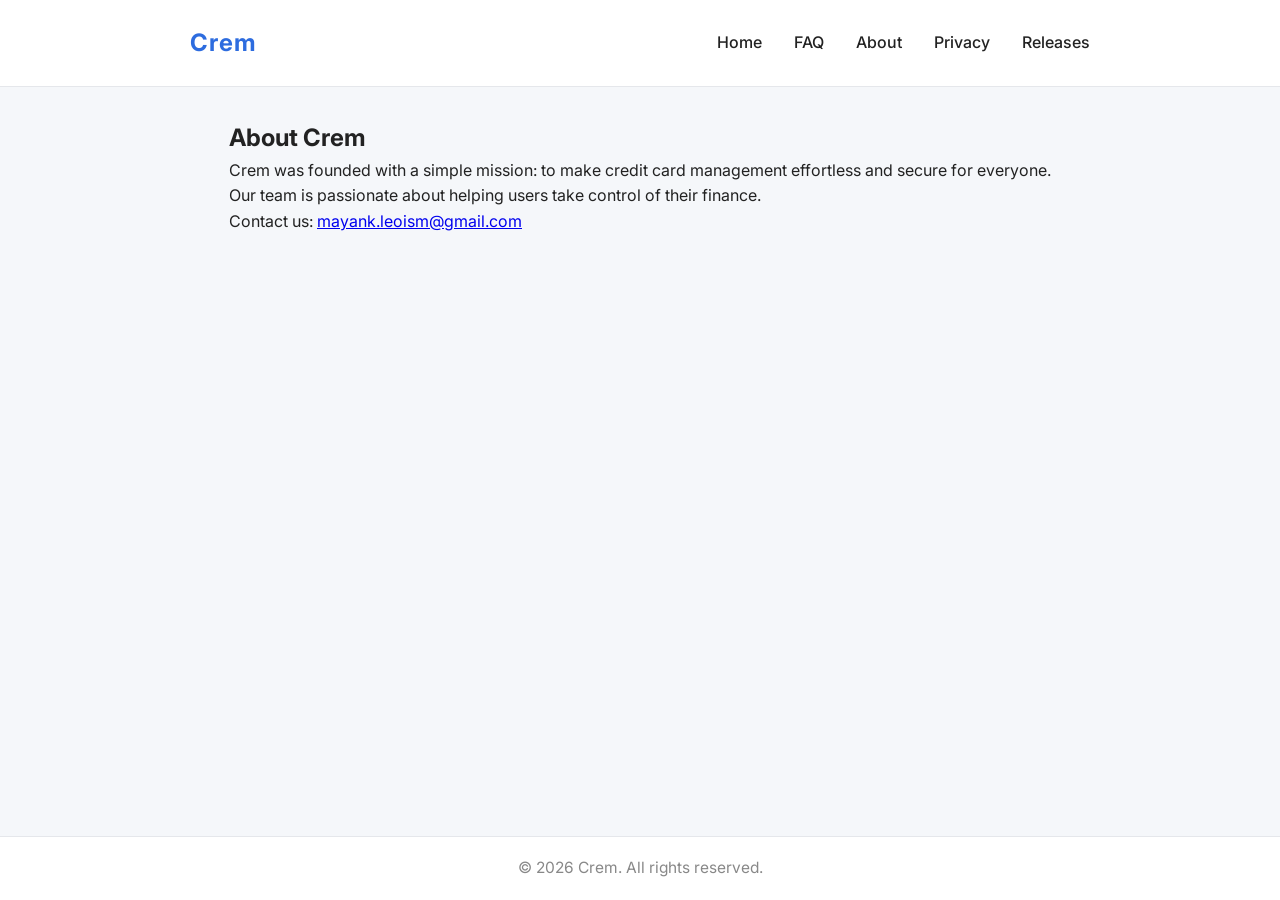
<file: about.html>
<!DOCTYPE html>
<html lang="en">
<head>
  <meta charset="UTF-8">
  <meta name="viewport" content="width=device-width,initial-scale=1.0">
  <title>About – Crem</title>
  <link rel="stylesheet" href="main.css">
  <link href="https://fonts.googleapis.com/css2?family=Inter:wght@400;600;800&display=swap" rel="stylesheet">
  <link rel="icon" type="image/png" href="CREM.png">
  <meta name="description" content="Crem helps you manage your credit cards effortlessly and securely.">
  <meta name="keywords" content="Crem, credit card management">
  <meta name="author" content="Crem">
</head>
<body>
  <header>
    <nav>
      <a href="index.html" class="logo">Crem</a>
      <ul>
        <li><a href="index.html">Home</a></li>
        <li><a href="faq.html">FAQ</a></li>
        <li><a href="about.html">About</a></li>
        <li><a href="privacy.html">Privacy</a></li>
        <li><a href="releases.html">Releases</a></li>
      </ul>
    </nav>
  </header>
  <main>
    <section>
      <h2>About Crem</h2>
      <p>Crem was founded with a simple mission: to make credit card management effortless and secure for everyone.</p>
      <p>Our team is passionate about helping users take control of their finance.</p>
      <p>Contact us: <a href="mailto:mayank.leoism@gmail.com">mayank.leoism@gmail.com</a></p>
    </section>
  </main>
  <footer>
    &copy; <span id="current-year"></span> Crem. All rights reserved.
  </footer>
</body>
<script src="js/main.js"></script>
</html>
</file>
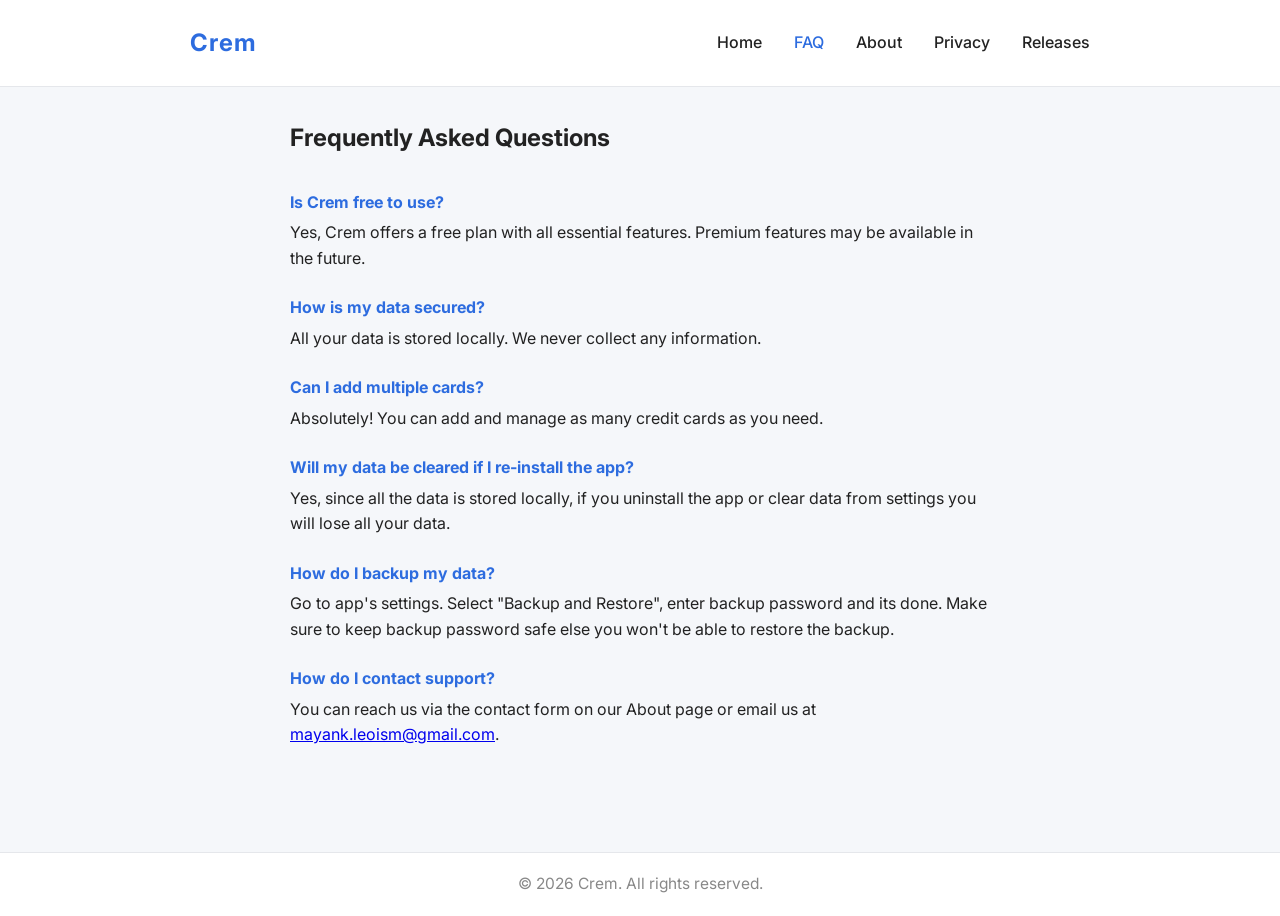
<file: faq.html>
<!DOCTYPE html>
<html lang="en">
<head>
  <meta charset="UTF-8">
  <meta name="viewport" content="width=device-width,initial-scale=1.0">
  <title>FAQ – Crem</title>
  <link rel="stylesheet" href="main.css">
  <link href="https://fonts.googleapis.com/css2?family=Inter:wght@400;600;800&display=swap" rel="stylesheet">
  <link rel="icon" type="image/png" href="CREM.png">
  <meta name="description" content="Crem helps you manage your credit cards effortlessly and securely.">
  <meta name="keywords" content="Crem, credit card management">
  <meta name="author" content="Crem">
</head>
<body>
  <header>
    <nav>
      <a href="index.html" class="logo">Crem</a>
      <ul>
        <li><a href="index.html">Home</a></li>
        <li><a href="faq.html" class="active">FAQ</a></li>
        <li><a href="about.html">About</a></li>
        <li><a href="privacy.html">Privacy</a></li>
        <li><a href="releases.html">Releases</a></li>
      </ul>
    </nav>
  </header>
  <main>
    <section>
      <h2>Frequently Asked Questions</h2>
      <div class="faq-list">
        <div class="faq-item">
          <h4>Is Crem free to use?</h4>
          <p>Yes, Crem offers a free plan with all essential features. Premium features may be available in the future.</p>
        </div>
        <div class="faq-item">
          <h4>How is my data secured?</h4>
          <p>All your data is stored locally. We never collect any information.</p>
        </div>
        <div class="faq-item">
          <h4>Can I add multiple cards?</h4>
          <p>Absolutely! You can add and manage as many credit cards as you need.</p>
        </div>
        <div class="faq-item">
          <h4>Will my data be cleared if I re-install the app?</h4>
          <p>Yes, since all the data is stored locally, if you uninstall the app or clear data from settings you will lose all your data.</p>
        </div>
        <div class="faq-item">
          <h4>How do I backup my data?</h4>
          <p>
            Go to app's settings. Select "Backup and Restore", enter backup password and its done. Make sure to keep backup password safe else
            you won't be able to restore the backup.
          </p>
        </div>
        <!-- <div class="faq-item">
          <h4>Will Crem remind me of due dates?</h4>
          <p>Yes, you can set up custom reminders for payment due dates and other important events.</p>
        </div> -->
        <div class="faq-item">
          <h4>How do I contact support?</h4>
          <p>You can reach us via the contact form on our About page or email us at 
            <a href="mailto:mayank.leoism@gmail.com">mayank.leoism@gmail.com</a>.</p>
        </div>
      </div>
    </section>
  </main>
  <footer>
    &copy; <span id="current-year"></span> Crem. All rights reserved.
  </footer>
</body>
<script src="js/main.js"></script>
</html>
</file>
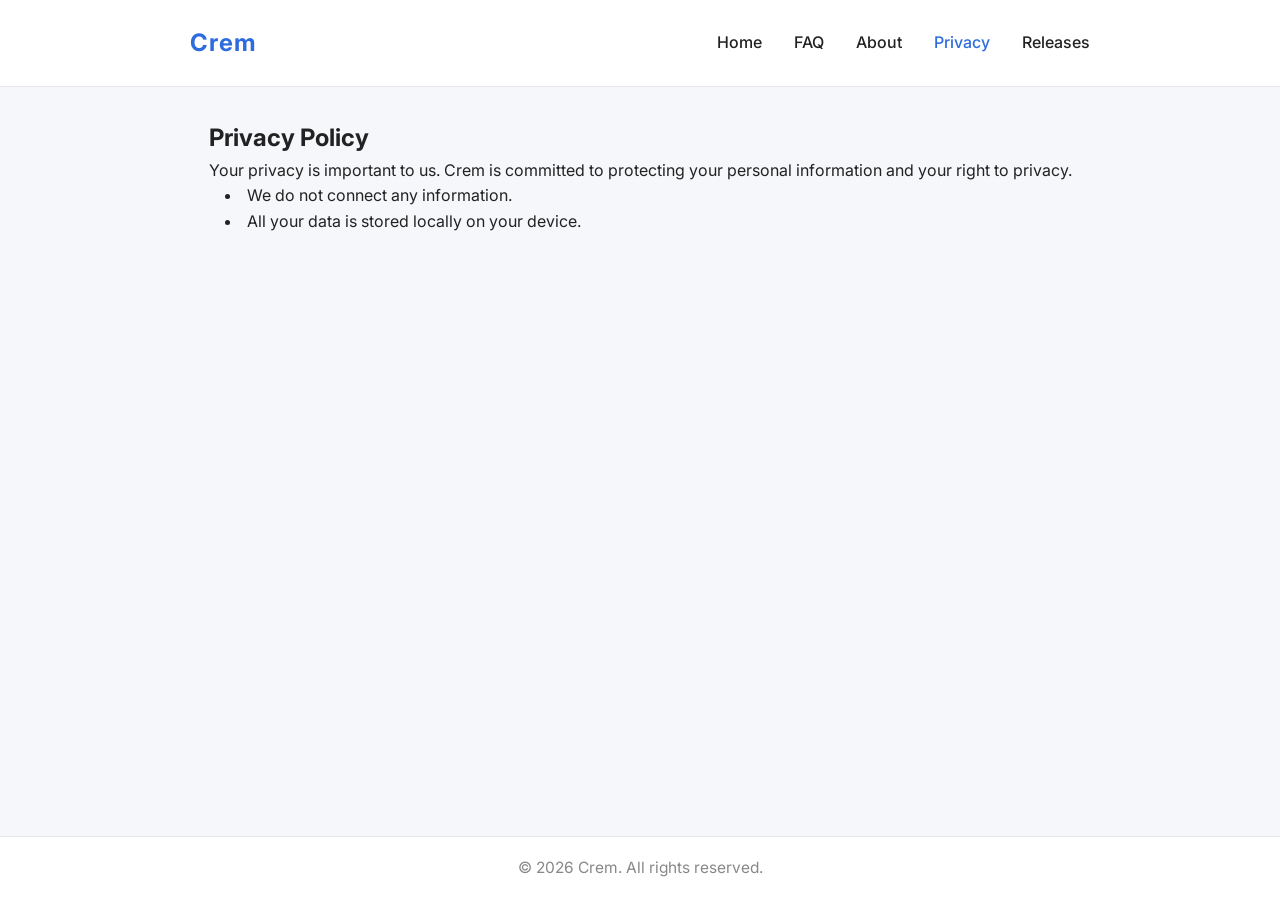
<file: privacy.html>
<!DOCTYPE html>
<html lang="en">
<head>
  <meta charset="UTF-8">
  <meta name="viewport" content="width=device-width,initial-scale=1.0">
  <title>Privacy Policy – Crem</title>
  <link rel="stylesheet" href="main.css">
  <link href="https://fonts.googleapis.com/css2?family=Inter:wght@400;600;800&display=swap" rel="stylesheet">
  <link rel="icon" type="image/png" href="CREM.png">
  <meta name="description" content="Crem helps you manage your credit cards effortlessly and securely.">
  <meta name="keywords" content="Crem, credit card management">
  <meta name="author" content="Crem Team">
</head>
<body>
  <header>
    <nav>
      <a href="index.html" class="logo">Crem</a>
      <ul>
        <li><a href="index.html">Home</a></li>
        <li><a href="faq.html">FAQ</a></li>
        <li><a href="about.html">About</a></li>
        <li><a href="privacy.html" class="active">Privacy</a></li>
        <li><a href="releases.html">Releases</a></li>
      </ul>
    </nav>
  </header>
  <main>
    <section>
      <h2>Privacy Policy</h2>
      <p>Your privacy is important to us. Crem is committed to protecting your personal information and your right to privacy.</p>
      <ul class="indented-list">
        <li>We do not connect any information.</li>
        <li>All your data is stored locally on your device.</li>
      </ul>
      <!-- <p>For any privacy-related questions, contact us at .</p> -->
    </section>
  </main>
  <footer>
    &copy; <span id="current-year"></span> Crem. All rights reserved.
  </footer>
</body>
<script src="js/main.js"></script>
</html>
</file>
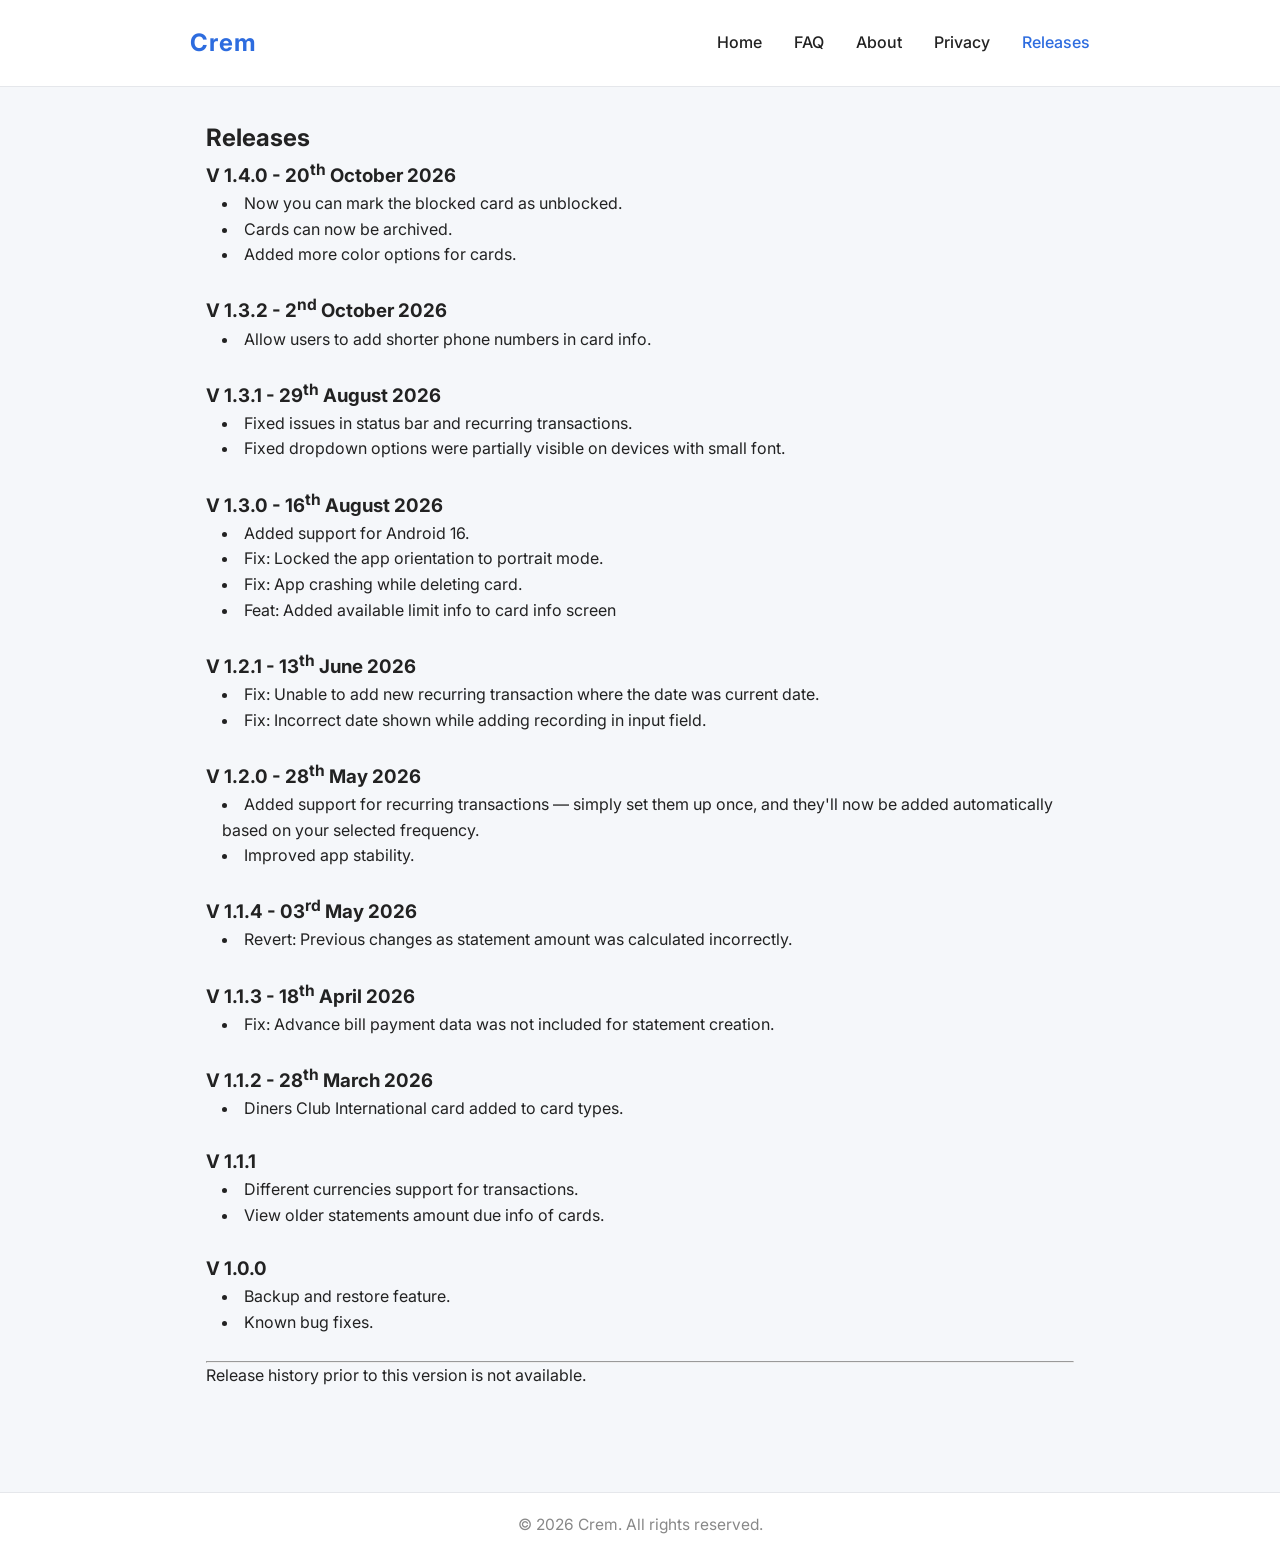
<file: releases.html>
<!DOCTYPE html>
<html lang="en">
<head>
  <meta charset="UTF-8">
  <meta name="viewport" content="width=device-width,initial-scale=1.0">
  <title>Crem – Credit Card Management</title>
  <link rel="stylesheet" href="main.css">
  <link rel="preconnect" href="https://fonts.googleapis.com">
  <link href="https://fonts.googleapis.com/css2?family=Inter:wght@400;600;800&display=swap" rel="stylesheet">
  <link rel="icon" type="image/png" href="CREM.png">
  <meta name="description" content="Crem helps you manage your credit cards effortlessly and securely.">
  <meta name="keywords" content="Crem, credit card management">
  <meta name="author" content="Crem">
</head>
<body>
  <header>
    <nav>
      <a href="index.html" class="logo">Crem</a>
      <ul>
        <li><a href="index.html">Home</a></li>
        <li><a href="faq.html">FAQ</a></li>
        <li><a href="about.html">About</a></li>
        <li><a href="privacy.html">Privacy</a></li>
        <li><a href="releases.html" class="active">Releases</a></li>
      </ul>
    </nav>
  </header>
  <main>
    <section>
      <h1>Releases</h1>
      <h3>V 1.4.0 - 20<sup>th</sup> October 2026</h3>
      <ul class="indented-list">
        <li>Now you can mark the blocked card as unblocked.</li>
        <li>Cards can now be archived.</li>
        <li>Added more color options for cards.</li>
      </ul>
      <br />
      <h3>V 1.3.2 - 2<sup>nd</sup> October 2026</h3>
      <ul class="indented-list">
        <li>Allow users to add shorter phone numbers in card info.</li>
      </ul>
      <br />
      <h3>V 1.3.1 - 29<sup>th</sup> August 2026</h3>
      <ul class="indented-list">
        <li>Fixed issues in status bar and recurring transactions. </li>
        <li>Fixed dropdown options were partially visible on devices with small font.</li>
      </ul>
      <br />
      <h3>V 1.3.0 - 16<sup>th</sup> August 2026</h3>
      <ul class="indented-list">
        <li>Added support for Android 16.</li>
        <li>Fix: Locked the app orientation to portrait mode.</li>
        <li>Fix: App crashing while deleting card.</li>
        <li>Feat: Added available limit info to card info screen</li>
      </ul>
      <br />
      <h3>V 1.2.1 - 13<sup>th</sup> June 2026</h3>
      <ul class="indented-list">
        <li>Fix: Unable to add new recurring transaction where the date was current date.</li>
        <li>Fix: Incorrect date shown while adding recording in input field.</li>
      </ul>
      <br />
      <h3>V 1.2.0 - 28<sup>th</sup> May 2026</h3>
      <ul class="indented-list">
        <li>Added support for recurring transactions — simply set them up once, and they'll now be added automatically based on your selected frequency.</li>
        <li>Improved app stability.</li>
      </ul>
      <br />
      <h3>V 1.1.4 - 03<sup>rd</sup> May 2026</h3>
      <ul class="indented-list">
        <li>Revert: Previous changes as statement amount was calculated incorrectly.</li>
      </ul>
      <br />
      <h3>V 1.1.3 - 18<sup>th</sup> April 2026</h3>
      <ul class="indented-list">
        <li>Fix: Advance bill payment data was not included for statement creation.</li>
      </ul>
      <br />
      <h3>V 1.1.2 - 28<sup>th</sup> March 2026</h3>
      <ul class="indented-list">
        <li>Diners Club International card added to card types.</li>
      </ul>
      <br />
      <h3>V 1.1.1</h3>
      <ul class="indented-list">
        <li>Different currencies support for transactions.</li>
        <li>View older statements amount due info of cards.</li>
      </ul>
      <br />
      <h3>V 1.0.0</h3>
      <ul class="indented-list">
        <li>Backup and restore feature.</li>
        <li>Known bug fixes.</li>
      </ul>
      <br />
      <hr />
      <p>
        Release history prior to this version is not available.
      </p>
    </section>
  </main>
  <footer>
    &copy; <span id="current-year"></span> Crem. All rights reserved.
  </footer>
</body>
<script src="js/main.js"></script>
</html>
</file>
<file: main.css>
:root {
  --primary: #2d6cdf;
  --accent: #f5f7fa;
  --text: #222;
  --radius: 12px;
  --max-width: 900px;
}

* {
  box-sizing: border-box;
  margin: 0;
  padding: 0;
}

body {
  font-family: 'Inter', Arial, sans-serif;
  background: var(--accent);
  color: var(--text);
  line-height: 1.6;
  min-height: 100vh;
  display: flex;
  flex-direction: column;
}

header {
  background: #fff;
  border-bottom: 1px solid #e5e7eb;
  padding: 1.5rem 0;
}

nav {
  max-width: var(--max-width);
  margin: 0 auto;
  display: flex;
  align-items: center;
  justify-content: space-between;
}

.logo {
  font-weight: 700;
  font-size: 1.5rem;
  color: var(--primary);
  letter-spacing: 1px;
  text-decoration: none;
}

nav ul {
  display: flex;
  gap: 2rem;
  list-style: none;
}

nav a {
  color: var(--text);
  text-decoration: none;
  font-weight: 500;
  transition: color 0.2s;
}

nav a.active,
nav a:hover {
  color: var(--primary);
}

main {
  flex: 1;
  max-width: var(--max-width);
  margin: 2rem auto;
  padding: 0 1rem;
}

.hero {
  display: flex;
  flex-direction: column;
  align-items: center;
  gap: 2rem;
  text-align: center;
  margin-top: 3rem;
}

.hero h1 {
  font-size: 2.5rem;
  font-weight: 800;
}

.hero p {
  font-size: 1.2rem;
  color: #555;
  margin-bottom: 1.5rem;
}

.cta-btn {
  background: var(--primary);
  color: #fff;
  padding: 0.9rem 2.2rem;
  border: none;
  border-radius: var(--radius);
  font-size: 1.1rem;
  font-weight: 600;
  cursor: pointer;
  transition: background 0.2s;
  text-decoration: none;
  display: inline-block;
}

.cta-btn:hover {
  background: #174ea6;
}

.features {
  display: grid;
  grid-template-columns: repeat(auto-fit, minmax(220px, 1fr));
  gap: 2rem;
  margin: 3rem 0;
}

.feature-card {
  background: #fff;
  border-radius: var(--radius);
  box-shadow: 0 2px 8px rgba(44, 108, 223, 0.06);
  padding: 2rem 1.2rem;
  text-align: center;
}

.feature-card h3 {
  margin-bottom: 0.7rem;
  color: var(--primary);
}

section {
  margin-bottom: 2.5rem;
}

section ul.indented-list {
  list-style-position: inside;
  padding-left: 1rem;
}

.faq-list {
  max-width: 700px;
  margin: 2rem auto;
}

.faq-item {
  margin-bottom: 1.5rem;
}

.faq-item h4 {
  color: var(--primary);
  margin-bottom: 0.3rem;
}

footer {
  background: #fff;
  border-top: 1px solid #e5e7eb;
  padding: 1.2rem 0;
  text-align: center;
  font-size: 0.97rem;
  color: #888;
  margin-top: 2rem;
}

@media (max-width: 700px) {
  .hero h1 {
    font-size: 2rem;
  }
  .features {
    grid-template-columns: 1fr;
  }
  nav ul {
    gap: 1rem;
  }
}

@media (max-width: 480px) {
  nav {
    flex-direction: column;
    gap: 1rem;
  }
  main {
    margin: 1rem 0;
    padding: 0 0.5rem;
  }
}
</file>
